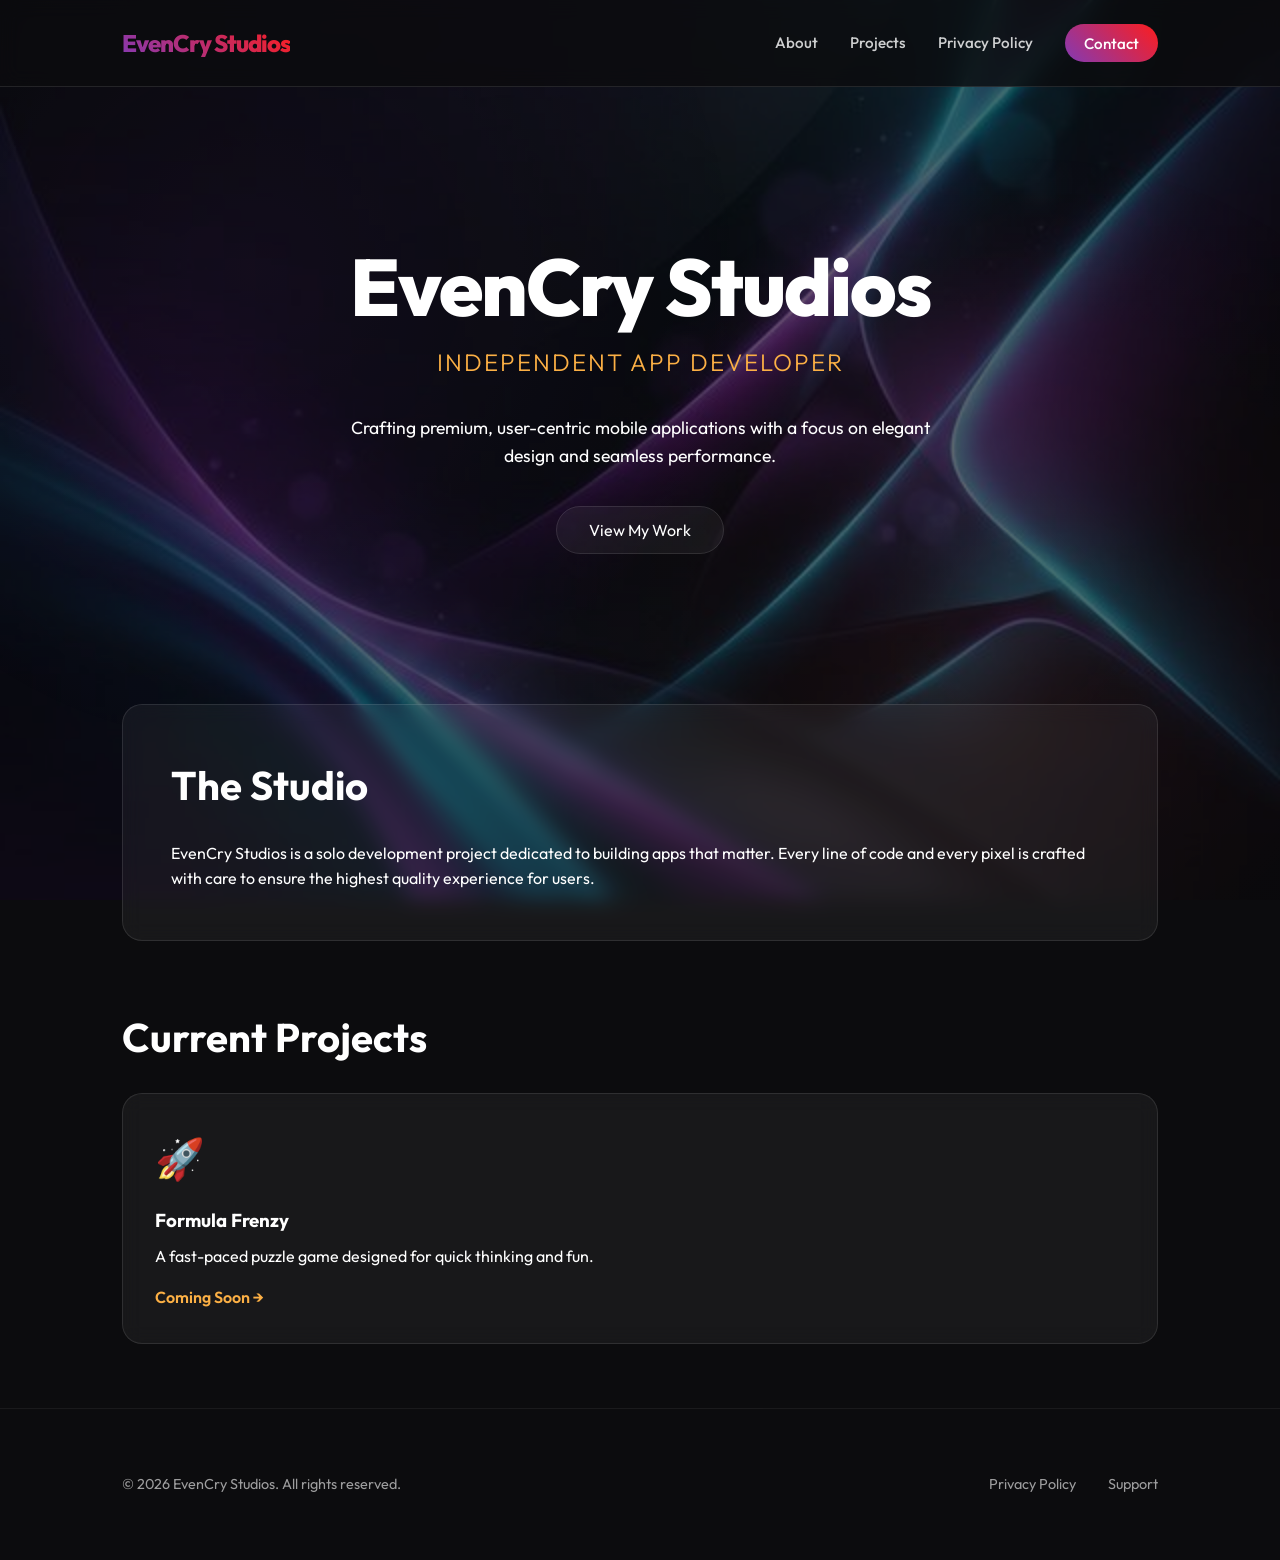
<file: index.html>
<!DOCTYPE html>
<html lang="en">

<head>
    <meta charset="UTF-8">
    <meta name="viewport" content="width=device-width, initial-scale=1.0">
    <title>EvenCry Studios | Independent App Developer</title>
    <meta name="description"
        content="EvenCry Studios is the home of independent app development, focused on creating premium digital experiences.">
    <link rel="preconnect" href="https://fonts.googleapis.com">
    <link rel="preconnect" href="https://fonts.gstatic.com" crossorigin>
    <link href="https://fonts.googleapis.com/css2?family=Outfit:wght@300;400;600;800&display=swap" rel="stylesheet">
    <link rel="stylesheet" href="style.css">
</head>

<body>
    <div class="background-overlay"></div>

    <header>
        <nav class="container">
            <div class="logo">EvenCry Studios</div>
            <ul class="nav-links">
                <li><a href="#about">About</a></li>
                <li><a href="#projects">Projects</a></li>
                <li><a href="PrivacyPolicy.html">Privacy Policy</a></li>
                <li><a href="mailto:evencry@outlook.com" class="btn-primary">Contact</a></li>
            </ul>
        </nav>
    </header>

    <main>
        <section class="hero container">
            <div class="hero-content">
                <h1 class="reveal-text">EvenCry Studios</h1>
                <p class="subtitle reveal-text-delay">Independent App Developer</p>
                <div class="description reveal-text-delay-2">
                    Crafting premium, user-centric mobile applications with a focus on elegant design and seamless
                    performance.
                </div>
                <div class="hero-actions">
                    <a href="#projects" class="btn-secondary">View My Work</a>
                </div>
            </div>
        </section>

        <section id="about" class="about container">
            <div class="glass-card">
                <h2>The Studio</h2>
                <p>EvenCry Studios is a solo development project dedicated to building apps that matter. Every line of
                    code and every pixel is crafted with care to ensure the highest quality experience for users.</p>
            </div>
        </section>

        <section id="projects" class="projects container">
            <h2>Current Projects</h2>
            <div class="project-grid">
                <div class="project-card glass-card">
                    <div class="project-icon">🚀</div>
                    <h3>Formula Frenzy</h3>
                    <p>A fast-paced puzzle game designed for quick thinking and fun.</p>
                    <a href="#" class="link-arrow">Coming Soon &rarr;</a>
                </div>
                <!-- Add more project placeholders as needed -->
            </div>
        </section>
    </main>

    <footer>
        <div class="container footer-content">
            <p>&copy; 2026 EvenCry Studios. All rights reserved.</p>
            <div class="footer-links">
                <a href="AppPrivacyPolicy.html">Privacy Policy</a>
                <a href="mailto:evencry@outlook.com">Support</a>
            </div>
        </div>
    </footer>

    <script>
        // Simple entrance animations
        document.addEventListener('DOMContentLoaded', () => {
            const elements = document.querySelectorAll('.reveal-text, .reveal-text-delay, .reveal-text-delay-2, .glass-card');
            elements.forEach((el, index) => {
                setTimeout(() => {
                    el.classList.add('active');
                }, index * 100);
            });
        });
    </script>
</body>

</html>
</file>
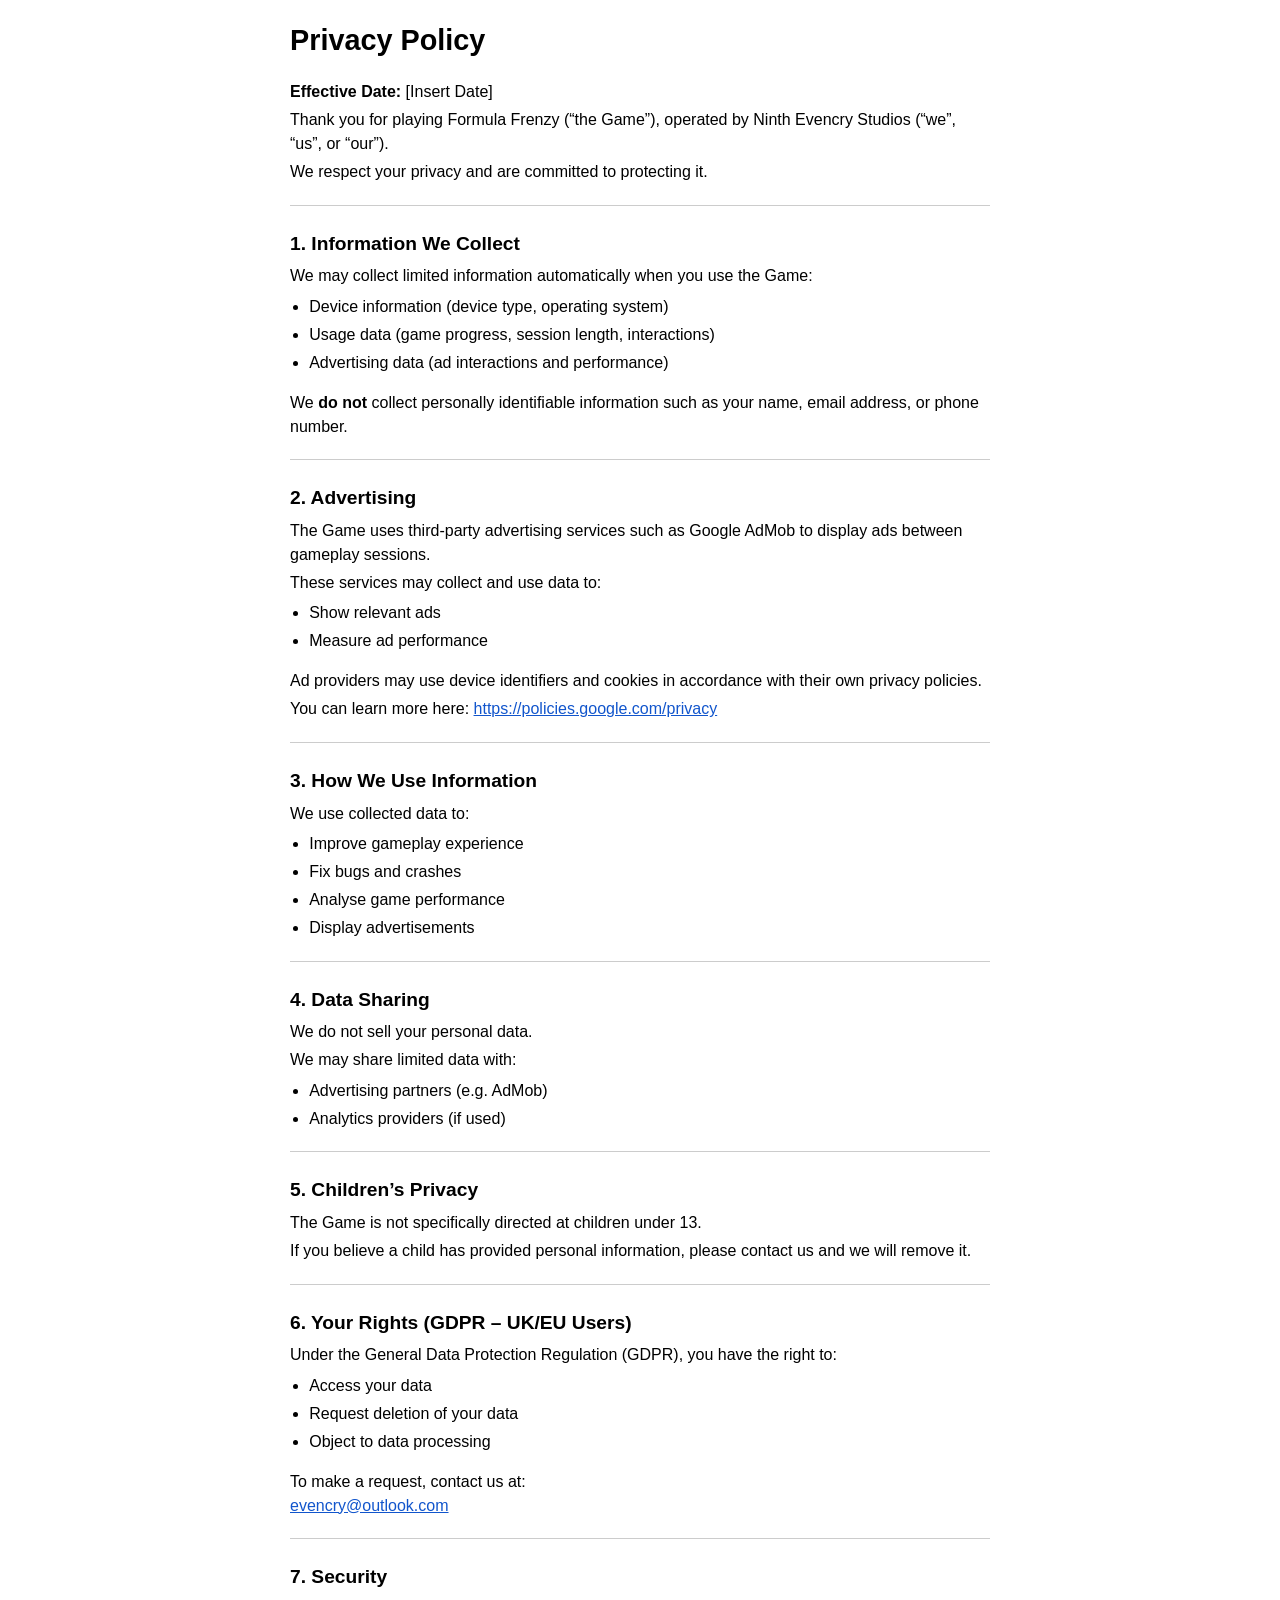
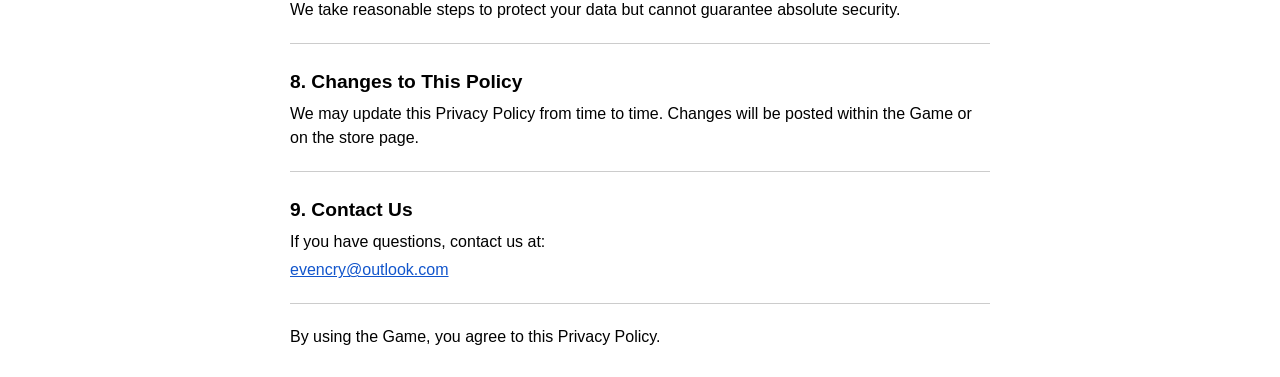
<file: AppPrivacyPolicy.html>
<!DOCTYPE html>
<html lang="en">
  <head>
    <meta charset="UTF-8" />
    <meta name="viewport" content="width=device-width, initial-scale=1.0" />
    <title>Privacy Policy</title>
    <style>
      body {
        margin: 0;
        font-family: Arial, Helvetica, sans-serif;
        color: #000;
        background-color: #fff;
      }
      .container {
        max-width: 700px;
        margin: 0 auto;
        padding: 24px;
      }
      h1 {
        margin: 0 0 0.8em;
        font-size: 1.8rem;
      }
      h2 {
        margin: 1.4em 0 0.5em;
        font-size: 1.2rem;
      }
      p,
      li {
        font-size: 1rem;
        line-height: 1.5;
        margin: 0.25em 0;
      }
      ul {
        margin: 0.4rem 0 1rem 1.2rem;
        padding: 0;
      }
      hr {
        border: 0;
        border-top: 1px solid #ccc;
        margin: 1.3rem 0;
      }
      a {
        color: #1155cc;
        text-decoration: underline;
      }
      strong {
        font-weight: 700;
      }
    </style>
  </head>
  <body>
    <main class="container">
      <h1>Privacy Policy</h1>

      <p>
        <strong>Effective Date:</strong> [Insert Date]
      </p>

      <p>
        Thank you for playing Formula Frenzy (“the Game”), operated by Ninth Evencry Studios (“we”, “us”, or “our”).
      </p>

      <p>We respect your privacy and are committed to protecting it.</p>

      <hr />

      <section>
        <h2>1. Information We Collect</h2>
        <p>We may collect limited information automatically when you use the Game:</p>
        <ul>
          <li>Device information (device type, operating system)</li>
          <li>Usage data (game progress, session length, interactions)</li>
          <li>Advertising data (ad interactions and performance)</li>
        </ul>
        <p>
          We <strong>do not</strong> collect personally identifiable information such as your name, email address, or phone number.
        </p>
      </section>

      <hr />

      <section>
        <h2>2. Advertising</h2>
        <p>
          The Game uses third-party advertising services such as Google AdMob to display ads between gameplay sessions.
        </p>
        <p>These services may collect and use data to:</p>
        <ul>
          <li>Show relevant ads</li>
          <li>Measure ad performance</li>
        </ul>
        <p>
          Ad providers may use device identifiers and cookies in accordance with their own privacy policies.
        </p>
        <p>
          You can learn more here:
          <a href="https://policies.google.com/privacy" target="_blank" rel="noopener noreferrer">
            https://policies.google.com/privacy
          </a>
        </p>
      </section>

      <hr />

      <section>
        <h2>3. How We Use Information</h2>
        <p>We use collected data to:</p>
        <ul>
          <li>Improve gameplay experience</li>
          <li>Fix bugs and crashes</li>
          <li>Analyse game performance</li>
          <li>Display advertisements</li>
        </ul>
      </section>

      <hr />

      <section>
        <h2>4. Data Sharing</h2>
        <p>We do not sell your personal data.</p>
        <p>We may share limited data with:</p>
        <ul>
          <li>Advertising partners (e.g. AdMob)</li>
          <li>Analytics providers (if used)</li>
        </ul>
      </section>

      <hr />

      <section>
        <h2>5. Children’s Privacy</h2>
        <p>The Game is not specifically directed at children under 13.</p>
        <p>
          If you believe a child has provided personal information, please contact us and we will remove it.
        </p>
      </section>

      <hr />

      <section>
        <h2>6. Your Rights (GDPR – UK/EU Users)</h2>
        <p>Under the General Data Protection Regulation (GDPR), you have the right to:</p>
        <ul>
          <li>Access your data</li>
          <li>Request deletion of your data</li>
          <li>Object to data processing</li>
        </ul>
        <p>
          To make a request, contact us at:<br />
          <a href="mailto:evencry@outlook.com">evencry@outlook.com</a>
        </p>
      </section>

      <hr />

      <section>
        <h2>7. Security</h2>
        <p>We take reasonable steps to protect your data but cannot guarantee absolute security.</p>
      </section>

      <hr />

      <section>
        <h2>8. Changes to This Policy</h2>
        <p>
          We may update this Privacy Policy from time to time. Changes will be posted within the Game or on the store page.
        </p>
      </section>

      <hr />

      <section>
        <h2>9. Contact Us</h2>
        <p>If you have questions, contact us at:</p>
        <p><a href="mailto:evencry@outlook.com">evencry@outlook.com</a></p>
      </section>

      <hr />

      <p>By using the Game, you agree to this Privacy Policy.</p>
    </main>
  </body>
</html>
</file>
<file: style.css>
:root {
    --bg-color: #0c0c0e;
    --text-color: #ffffff;
    --accent-primary: #833ab4;
    --accent-secondary: #fd1d1d;
    --accent-tertiary: #fcb045;
    --glass-bg: rgba(255, 255, 255, 0.05);
    --glass-border: rgba(255, 255, 255, 0.1);
    --container-max: 1100px;
    --font-main: 'Outfit', sans-serif;
}

* {
    margin: 0;
    padding: 0;
    box-sizing: border-box;
}

html {
    scroll-behavior: smooth;
}

body {
    background-color: var(--bg-color);
    color: var(--text-color);
    font-family: var(--font-main);
    line-height: 1.6;
    overflow-x: hidden;
}

.background-overlay {
    position: fixed;
    top: 0;
    left: 0;
    width: 100%;
    height: 100%;
    background: url('hero-bg.png') no-repeat center center/cover;
    opacity: 0.4;
    z-index: -1;
}

body::before {
    content: '';
    position: fixed;
    top: 0;
    left: 0;
    width: 100%;
    height: 100%;
    background: radial-gradient(circle at 20% 30%, rgba(131, 58, 180, 0.15), transparent 40%),
                radial-gradient(circle at 80% 70%, rgba(253, 29, 29, 0.1), transparent 40%);
    z-index: -1;
}

.container {
    max-width: var(--container-max);
    margin: 0 auto;
    padding: 0 2rem;
}

/* Header & Nav */
header {
    padding: 1.5rem 0;
    position: sticky;
    top: 0;
    z-index: 100;
    backdrop-filter: blur(10px);
    background: rgba(12, 12, 14, 0.8);
    border-bottom: 1px solid var(--glass-border);
}

nav {
    display: flex;
    justify-content: space-between;
    align-items: center;
}

.logo {
    font-size: 1.5rem;
    font-weight: 800;
    letter-spacing: -1px;
    background: linear-gradient(45deg, var(--accent-primary), var(--accent-secondary));
    -webkit-background-clip: text;
    -webkit-text-fill-color: transparent;
}

.nav-links {
    display: flex;
    list-style: none;
    gap: 2rem;
    align-items: center;
}

.nav-links a {
    text-decoration: none;
    color: var(--text-color);
    font-weight: 500;
    font-size: 0.95rem;
    transition: color 0.3s;
    opacity: 0.8;
}

.nav-links a:hover {
    color: var(--accent-secondary);
    opacity: 1;
}

.btn-primary {
    background: linear-gradient(45deg, var(--accent-primary), var(--accent-secondary));
    padding: 0.6rem 1.2rem;
    border-radius: 50px;
    color: white !important;
    opacity: 1 !important;
    transition: transform 0.3s, box-shadow 0.3s !important;
}

.btn-primary:hover {
    transform: translateY(-2px);
    box-shadow: 0 5px 15px rgba(253, 29, 29, 0.4);
}

/* Hero Section */
.hero {
    padding: 10rem 0 6rem;
    text-align: center;
}

.hero h1 {
    font-size: 5rem;
    font-weight: 800;
    line-height: 1;
    margin-bottom: 1rem;
    letter-spacing: -2px;
}

.subtitle {
    font-size: 1.5rem;
    font-weight: 300;
    color: var(--accent-tertiary);
    margin-bottom: 2rem;
    letter-spacing: 2px;
    text-transform: uppercase;
}

.description {
    max-width: 600px;
    margin: 0 auto 3rem;
    font-size: 1.1rem;
    opacity: 0.7;
}

.hero-actions .btn-secondary {
    text-decoration: none;
    color: white;
    border: 1px solid var(--glass-border);
    padding: 0.8rem 2rem;
    border-radius: 50px;
    background: var(--glass-bg);
    backdrop-filter: blur(5px);
    transition: all 0.3s;
}

.hero-actions .btn-secondary:hover {
    background: rgba(255, 255, 255, 0.1);
    border-color: var(--text-color);
}

/* Glass Card */
.glass-card {
    background: var(--glass-bg);
    border: 1px solid var(--glass-border);
    backdrop-filter: blur(10px);
    padding: 3rem;
    border-radius: 20px;
    margin: 4rem 0;
}

.about h2, .projects h2 {
    font-size: 2.5rem;
    margin-bottom: 1.5rem;
    font-weight: 700;
}

/* Projects Grid */
.project-grid {
    display: grid;
    grid-template-columns: repeat(auto-fit, minmax(300px, 1fr));
    gap: 2rem;
}

.project-card {
    padding: 2rem;
    margin: 0;
    transition: transform 0.3s, border-color 0.3s;
    cursor: pointer;
}

.project-card:hover {
    transform: translateY(-10px);
    border-color: var(--accent-primary);
}

.project-icon {
    font-size: 2.5rem;
    margin-bottom: 1rem;
}

.project-card h3 {
    margin-bottom: 0.5rem;
}

.link-arrow {
    display: inline-block;
    margin-top: 1rem;
    text-decoration: none;
    color: var(--accent-tertiary);
    font-weight: 600;
}

/* Footer */
footer {
    padding: 4rem 0;
    border-top: 1px solid var(--glass-border);
    margin-top: 4rem;
    opacity: 0.6;
    font-size: 0.9rem;
}

.footer-content {
    display: flex;
    justify-content: space-between;
    align-items: center;
}

.footer-links {
    display: flex;
    gap: 2rem;
}

.footer-links a {
    color: white;
    text-decoration: none;
}

/* Animations */
.reveal-text, .reveal-text-delay, .reveal-text-delay-2, .glass-card {
    opacity: 0;
    transform: translateY(30px);
    transition: all 0.8s cubic-bezier(0.16, 1, 0.3, 1);
}

.reveal-text.active, .reveal-text-delay.active, .reveal-text-delay-2.active, .glass-card.active {
    opacity: 1;
    transform: translateY(0);
}

.reveal-text-delay { transition-delay: 0.2s; }
.reveal-text-delay-2 { transition-delay: 0.4s; }

/* Responsive */
@media (max-width: 768px) {
    .hero h1 {
        font-size: 3rem;
    }
    .nav-links {
        display: none;
    }
    .hero {
        padding: 6rem 0 4rem;
    }
}
</file>
